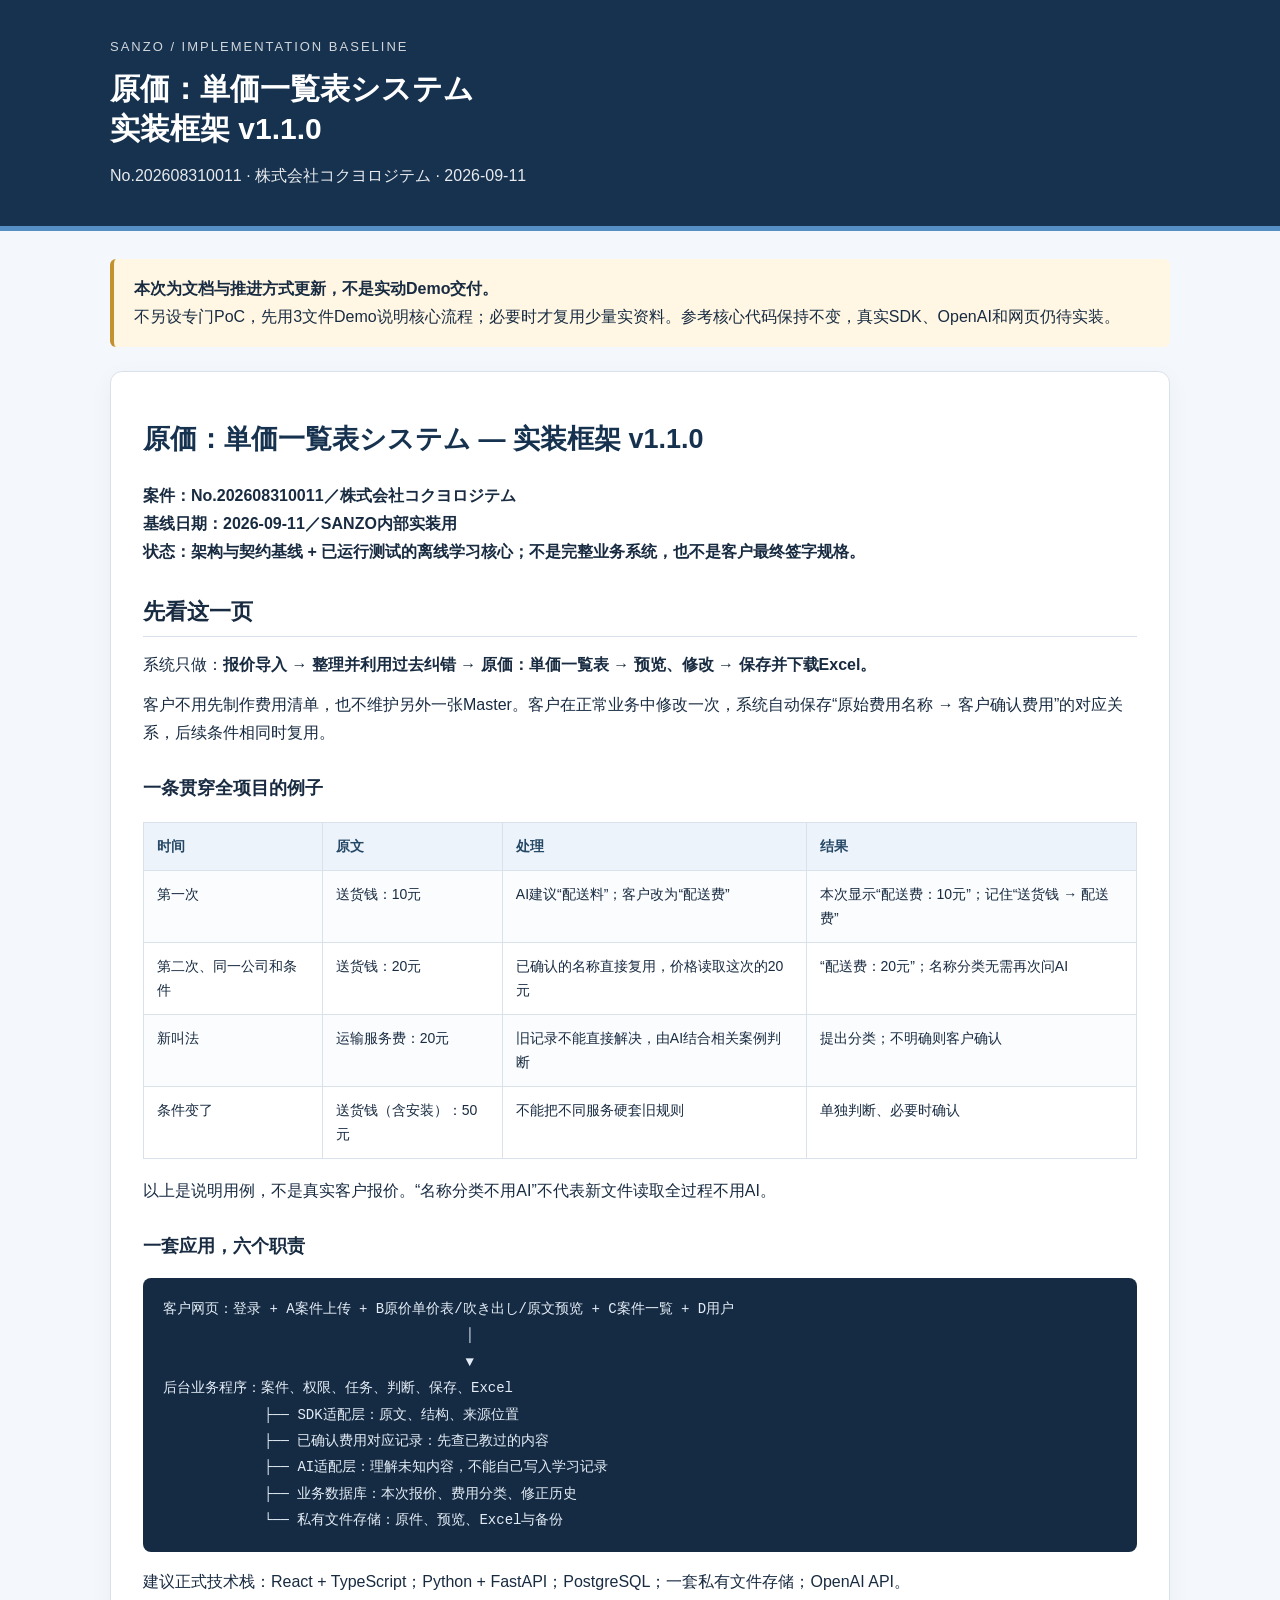
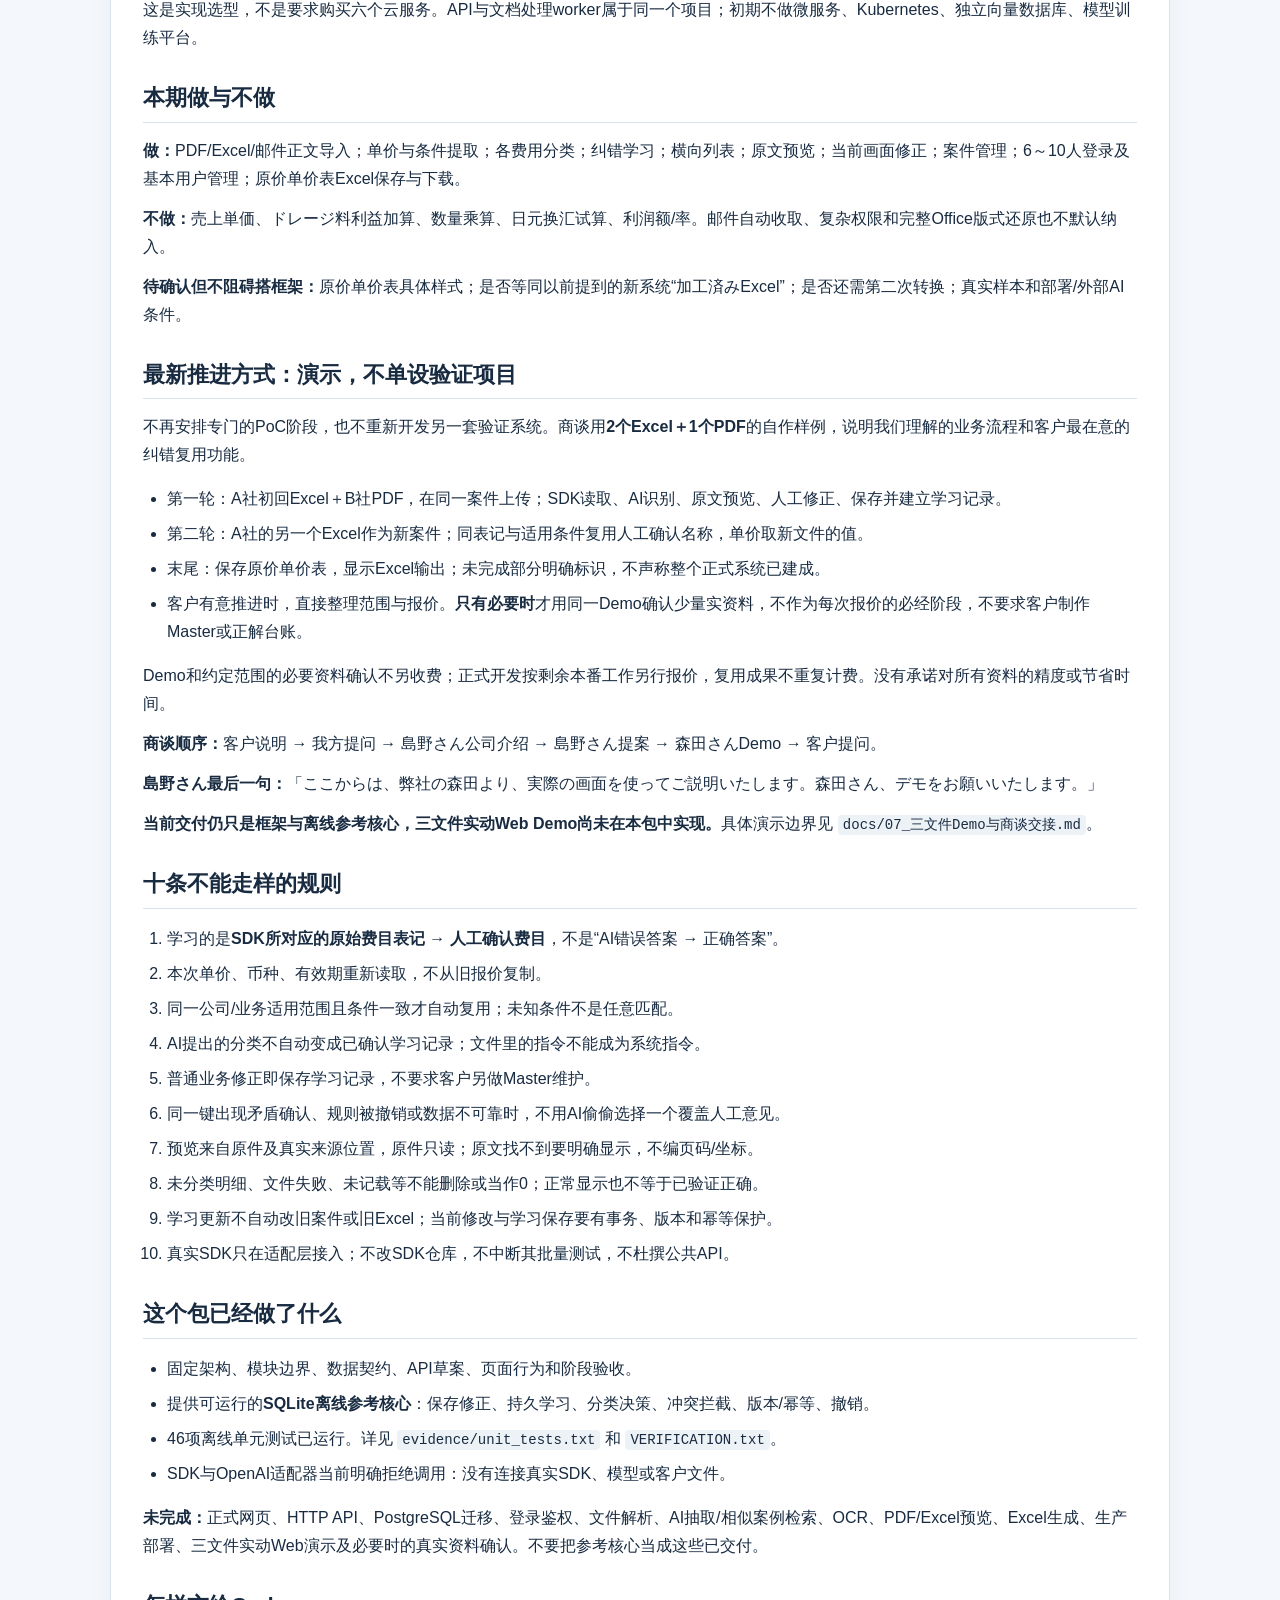
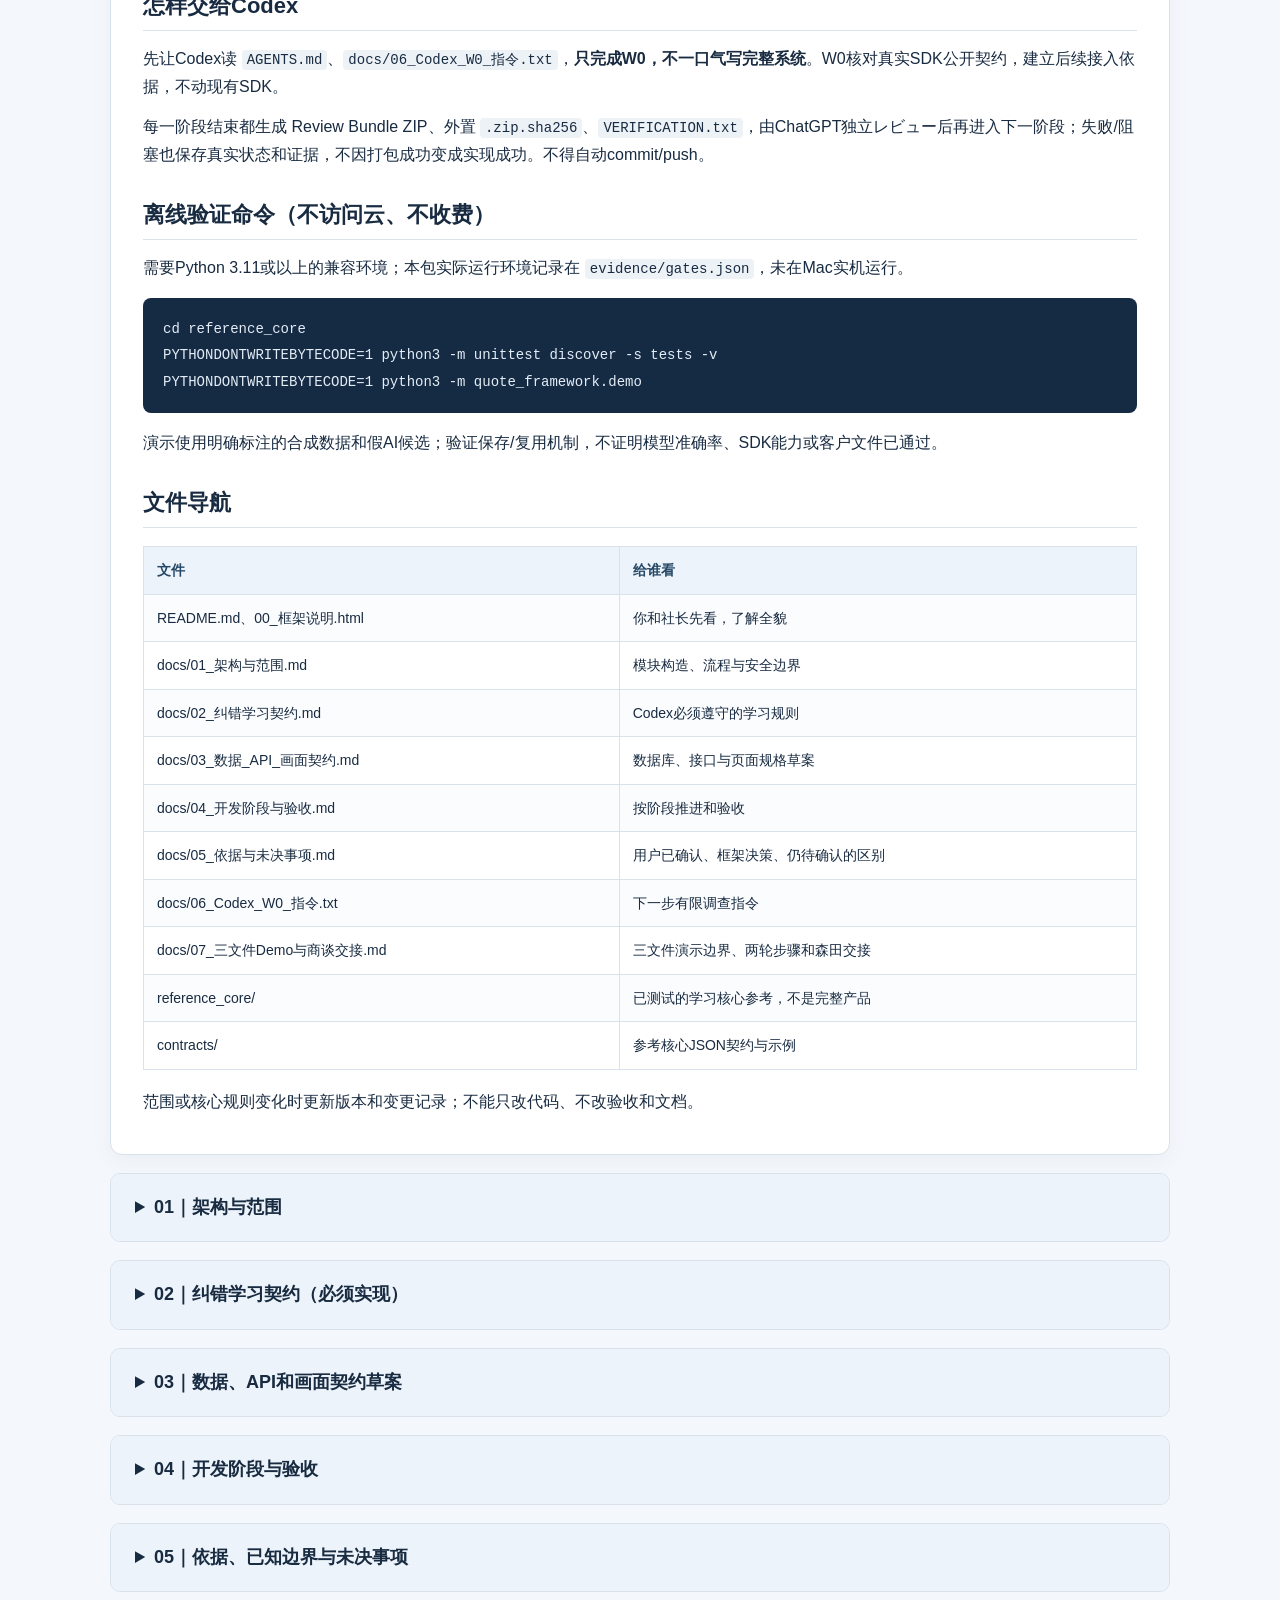
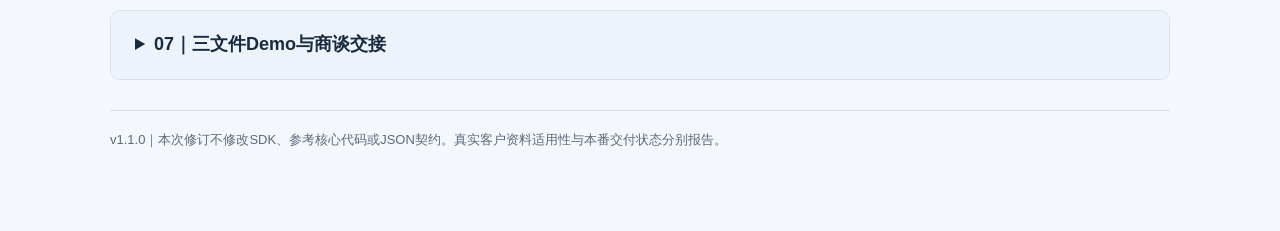
<file: sanzo_cost_table_framework_v1_1_0/00_框架说明.html>
<!doctype html><html lang="zh-CN"><head><meta charset="utf-8"><meta name="viewport" content="width=device-width, initial-scale=1"><title>SANZO｜原价单价表框架 v1.1.0</title><style>
:root{--ink:#182b41;--muted:#5b6b7c;--blue:#1f5591;--line:#d9e2eb;--paper:#ffffff;--back:#f4f7fb;--soft:#edf3fa}
*{box-sizing:border-box}body{margin:0;background:var(--back);color:var(--ink);font-family:-apple-system,BlinkMacSystemFont,"Segoe UI","Noto Sans CJK SC","Noto Sans CJK JP","Microsoft YaHei",sans-serif;font-size:16px;line-height:1.75}
header{background:#16324f;color:#fff;padding:36px max(24px,calc((100vw - 1060px)/2));border-bottom:5px solid #558fc4}header .eyebrow{font-size:13px;letter-spacing:2px;opacity:.8}header h1{font-size:30px;line-height:1.35;margin:10px 0 12px;color:#fff}header p{margin:0;opacity:.9}main{max-width:1100px;margin:28px auto;padding:0 20px 52px}.notice{background:#fff7e4;border-left:4px solid #c29231;padding:16px 20px;border-radius:6px;margin-bottom:24px}.sheet{background:var(--paper);padding:26px 32px;border:1px solid var(--line);border-radius:12px;box-shadow:0 6px 24px #1a31420b}h1{font-size:27px;line-height:1.45;color:#16324f}h2{font-size:22px;line-height:1.45;margin:30px 0 14px;padding-bottom:8px;border-bottom:1px solid var(--line)}h3{font-size:18px;margin:26px 0 10px}p{margin:12px 0}strong{font-weight:650}a{color:var(--blue);overflow-wrap:anywhere}code{font-family:"SFMono-Regular",Consolas,monospace;background:#edf2f7;border-radius:4px;padding:2px 5px;font-size:14px}pre{background:#152b43;color:#e4edf7;padding:18px 20px;border-radius:8px;overflow-x:auto;line-height:1.65;white-space:pre}pre code{background:transparent;color:inherit;padding:0}table{border-collapse:collapse;width:100%;margin:18px 0;font-size:14px;table-layout:auto}th{background:var(--soft);color:#254866;font-weight:650;text-align:left}td,th{border:1px solid var(--line);padding:11px 13px;vertical-align:top;overflow-wrap:anywhere}tr:nth-child(even) td{background:#fbfcfe}ul,ol{padding-left:24px}li{margin:7px 0}details{background:#fff;border:1px solid var(--line);border-radius:10px;margin:18px 0;overflow:hidden}summary{padding:18px 24px;cursor:pointer;background:#edf3fa;font-weight:650;font-size:18px}.detail-body{padding:18px 32px 30px}.section-label{font-size:14px;letter-spacing:1px;color:var(--muted);margin-top:34px}footer{color:var(--muted);font-size:13px;border-top:1px solid var(--line);margin-top:30px;padding-top:18px}@media(max-width:720px){header{padding:24px}header h1{font-size:25px}.sheet,.detail-body{padding:18px}table{font-size:12px}td,th{padding:8px}main{padding:0 10px}}
@media print{body{background:white}header{padding:20px;background:white;color:#16324f}header h1{color:#16324f}.sheet,details{box-shadow:none;border:none}details:not([open]) .detail-body{display:block}summary{break-after:avoid}h2,h3{break-after:avoid}tr,pre{break-inside:avoid}}
</style></head><body><header><div class="eyebrow">SANZO / IMPLEMENTATION BASELINE</div><h1>原価：単価一覧表システム<br>实装框架 v1.1.0</h1><p>No.202608310011 · 株式会社コクヨロジテム · 2026-09-11</p></header><main><div class="notice"><strong>本次为文档与推进方式更新，不是实动Demo交付。</strong><br>不另设专门PoC，先用3文件Demo说明核心流程；必要时才复用少量实资料。参考核心代码保持不变，真实SDK、OpenAI和网页仍待实装。</div><section class="sheet"><h1>原価：単価一覧表システム — 实装框架 v1.1.0</h1>
<p><strong>案件：No.202608310011／株式会社コクヨロジテム</strong>  <br><strong>基线日期：2026-09-11／SANZO内部实装用</strong>  <br><strong>状态：架构与契约基线 + 已运行测试的离线学习核心；不是完整业务系统，也不是客户最终签字规格。</strong></p>
<h2>先看这一页</h2>
<p>系统只做：<strong>报价导入 → 整理并利用过去纠错 → 原価：単価一覧表 → 预览、修改 → 保存并下载Excel。</strong></p>
<p>客户不用先制作费用清单，也不维护另外一张Master。客户在正常业务中修改一次，系统自动保存“原始费用名称 → 客户确认费用”的对应关系，后续条件相同时复用。</p>
<h3>一条贯穿全项目的例子</h3>
<table>
<tr><th>时间</th><th>原文</th><th>处理</th><th>结果</th></tr>
<tr><td>第一次</td><td>送货钱：10元</td><td>AI建议“配送料”；客户改为“配送费”</td><td>本次显示“配送费：10元”；记住“送货钱 → 配送费”</td></tr>
<tr><td>第二次、同一公司和条件</td><td>送货钱：20元</td><td>已确认的名称直接复用，价格读取这次的20元</td><td>“配送费：20元”；名称分类无需再次问AI</td></tr>
<tr><td>新叫法</td><td>运输服务费：20元</td><td>旧记录不能直接解决，由AI结合相关案例判断</td><td>提出分类；不明确则客户确认</td></tr>
<tr><td>条件变了</td><td>送货钱（含安装）：50元</td><td>不能把不同服务硬套旧规则</td><td>单独判断、必要时确认</td></tr>
</table>
<p>以上是说明用例，不是真实客户报价。“名称分类不用AI”不代表新文件读取全过程不用AI。</p>
<h3>一套应用，六个职责</h3>
<pre><code>客户网页：登录 + A案件上传 + B原价单价表/吹き出し/原文预览 + C案件一覧 + D用户
                                    │
                                    ▼
后台业务程序：案件、权限、任务、判断、保存、Excel
            ├── SDK适配层：原文、结构、来源位置
            ├── 已确认费用对应记录：先查已教过的内容
            ├── AI适配层：理解未知内容，不能自己写入学习记录
            ├── 业务数据库：本次报价、费用分类、修正历史
            └── 私有文件存储：原件、预览、Excel与备份</code></pre>
<p>建议正式技术栈：React + TypeScript；Python + FastAPI；PostgreSQL；一套私有文件存储；OpenAI API。<br>这是实现选型，不是要求购买六个云服务。API与文档处理worker属于同一个项目；初期不做微服务、Kubernetes、独立向量数据库、模型训练平台。</p>
<h2>本期做与不做</h2>
<p><strong>做：</strong>PDF/Excel/邮件正文导入；单价与条件提取；各费用分类；纠错学习；横向列表；原文预览；当前画面修正；案件管理；6～10人登录及基本用户管理；原价单价表Excel保存与下载。</p>
<p><strong>不做：</strong>売上単価、ドレージ料利益加算、数量乘算、日元换汇试算、利润额/率。邮件自动收取、复杂权限和完整Office版式还原也不默认纳入。</p>
<p><strong>待确认但不阻碍搭框架：</strong>原价单价表具体样式；是否等同以前提到的新系统“加工済みExcel”；是否还需第二次转换；真实样本和部署/外部AI条件。</p>
<h2>最新推进方式：演示，不单设验证项目</h2>
<p>不再安排专门的PoC阶段，也不重新开发另一套验证系统。商谈用<strong>2个Excel＋1个PDF</strong>的自作样例，说明我们理解的业务流程和客户最在意的纠错复用功能。</p>
<ul>
<li>第一轮：A社初回Excel＋B社PDF，在同一案件上传；SDK读取、AI识别、原文预览、人工修正、保存并建立学习记录。</li>
<li>第二轮：A社的另一个Excel作为新案件；同表记与适用条件复用人工确认名称，单价取新文件的值。</li>
<li>末尾：保存原价单价表，显示Excel输出；未完成部分明确标识，不声称整个正式系统已建成。</li>
<li>客户有意推进时，直接整理范围与报价。<strong>只有必要时</strong>才用同一Demo确认少量实资料，不作为每次报价的必经阶段，不要求客户制作Master或正解台账。</li>
</ul>
<p>Demo和约定范围的必要资料确认不另收费；正式开发按剩余本番工作另行报价，复用成果不重复计费。没有承诺对所有资料的精度或节省时间。</p>
<p><strong>商谈顺序：</strong>客户说明 → 我方提问 → 島野さん公司介绍 → 島野さん提案 → 森田さんDemo → 客户提问。</p>
<p><strong>島野さん最后一句：</strong>「ここからは、弊社の森田より、実際の画面を使ってご説明いたします。森田さん、デモをお願いいたします。」</p>
<p><strong>当前交付仍只是框架与离线参考核心，三文件实动Web Demo尚未在本包中实现。</strong>具体演示边界见 <code>docs/07_三文件Demo与商谈交接.md</code>。</p>
<h2>十条不能走样的规则</h2>
<ol>
<li>学习的是<strong>SDK所对应的原始费目表记 → 人工确认费目</strong>，不是“AI错误答案 → 正确答案”。</li>
<li>本次单价、币种、有效期重新读取，不从旧报价复制。</li>
<li>同一公司/业务适用范围且条件一致才自动复用；未知条件不是任意匹配。</li>
<li>AI提出的分类不自动变成已确认学习记录；文件里的指令不能成为系统指令。</li>
<li>普通业务修正即保存学习记录，不要求客户另做Master维护。</li>
<li>同一键出现矛盾确认、规则被撤销或数据不可靠时，不用AI偷偷选择一个覆盖人工意见。</li>
<li>预览来自原件及真实来源位置，原件只读；原文找不到要明确显示，不编页码/坐标。</li>
<li>未分类明细、文件失败、未记载等不能删除或当作0；正常显示也不等于已验证正确。</li>
<li>学习更新不自动改旧案件或旧Excel；当前修改与学习保存要有事务、版本和幂等保护。</li>
<li>真实SDK只在适配层接入；不改SDK仓库，不中断其批量测试，不杜撰公共API。</li>
</ol>
<h2>这个包已经做了什么</h2>
<ul>
<li>固定架构、模块边界、数据契约、API草案、页面行为和阶段验收。</li>
<li>提供可运行的<strong>SQLite离线参考核心</strong>：保存修正、持久学习、分类决策、冲突拦截、版本/幂等、撤销。</li>
<li>46项离线单元测试已运行。详见 <code>evidence/unit_tests.txt</code> 和 <code>VERIFICATION.txt</code>。</li>
<li>SDK与OpenAI适配器当前明确拒绝调用：没有连接真实SDK、模型或客户文件。</li>
</ul>
<p><strong>未完成：</strong>正式网页、HTTP API、PostgreSQL迁移、登录鉴权、文件解析、AI抽取/相似案例检索、OCR、PDF/Excel预览、Excel生成、生产部署、三文件实动Web演示及必要时的真实资料确认。不要把参考核心当成这些已交付。</p>
<h2>怎样交给Codex</h2>
<p>先让Codex读 <code>AGENTS.md</code>、<code>docs/06_Codex_W0_指令.txt</code>，<strong>只完成W0，不一口气写完整系统</strong>。W0核对真实SDK公开契约，建立后续接入依据，不动现有SDK。</p>
<p>每一阶段结束都生成 Review Bundle ZIP、外置 <code>.zip.sha256</code>、<code>VERIFICATION.txt</code>，由ChatGPT独立レビュー后再进入下一阶段；失败/阻塞也保存真实状态和证据，不因打包成功变成实现成功。不得自动commit/push。</p>
<h2>离线验证命令（不访问云、不收费）</h2>
<p>需要Python 3.11或以上的兼容环境；本包实际运行环境记录在 <code>evidence/gates.json</code>，未在Mac实机运行。</p>
<pre><code>cd reference_core
PYTHONDONTWRITEBYTECODE=1 python3 -m unittest discover -s tests -v
PYTHONDONTWRITEBYTECODE=1 python3 -m quote_framework.demo</code></pre>
<p>演示使用明确标注的合成数据和假AI候选；验证保存/复用机制，不证明模型准确率、SDK能力或客户文件已通过。</p>
<h2>文件导航</h2>
<table>
<tr><th>文件</th><th>给谁看</th></tr>
<tr><td>README.md、00_框架说明.html</td><td>你和社长先看，了解全貌</td></tr>
<tr><td>docs/01_架构与范围.md</td><td>模块构造、流程与安全边界</td></tr>
<tr><td>docs/02_纠错学习契约.md</td><td>Codex必须遵守的学习规则</td></tr>
<tr><td>docs/03_数据_API_画面契约.md</td><td>数据库、接口与页面规格草案</td></tr>
<tr><td>docs/04_开发阶段与验收.md</td><td>按阶段推进和验收</td></tr>
<tr><td>docs/05_依据与未决事项.md</td><td>用户已确认、框架决策、仍待确认的区别</td></tr>
<tr><td>docs/06_Codex_W0_指令.txt</td><td>下一步有限调查指令</td></tr>
<tr><td>docs/07_三文件Demo与商谈交接.md</td><td>三文件演示边界、两轮步骤和森田交接</td></tr>
<tr><td>reference_core/</td><td>已测试的学习核心参考，不是完整产品</td></tr>
<tr><td>contracts/</td><td>参考核心JSON契约与示例</td></tr>
</table>
<p>范围或核心规则变化时更新版本和变更记录；不能只改代码、不改验收和文档。</p></section><details><summary>01｜架构与范围</summary><div class="detail-body"><h1>01｜架构与范围</h1>
<p>版本：1.0.0。业务范围来自本次对话中的客户补充；技术选型和下述运行策略是本框架的实现决策，尚不是客户签字规格。</p>
<h2>1. 产品定位</h2>
<p>「海外物流見積の取込・修正学習による原価単価一覧表作成支援」。本期输出成本单价，不计算卖价、利润和数量金额。20/40尺、币种、计费单位等属于单价条件，必须保存；保存条件不等于本期要做换算试算。</p>
<p>“客户不维护费用清单”是强制业务边界；不代表内部不能有费用类别ID和已确认对应关系。第一份资料由系统提出分类；人工只在日常单价表中纠错或确认。不得让客户提供全量费用清单作为开始使用的条件。</p>
<h2>2. 构造：模块化单体，不是分布式微服务</h2>
<p>正式项目暂定目录名 <code>sanzo-cost-table</code>，与私有 <code>document-processing-sdk</code> 并列且独立。SDK通过固定版本依赖和Adapter调用，默认不使用指向可变工作树的editable安装。</p>
<pre><code>sanzo-cost-table/                 # 后续W1创建的正式项目，当前包不是已部署项目
  apps/
    web/src/
      pages/                     # login, case-create, cost-table, cases, users
      features/review-popover/   # 原地编辑、冲突提示、未保存状态
      features/source-preview/   # 只读原件预览，不显示AI重排结果冒充原文
      api/                       # 由类型契约生成/校验请求响应
    api/app/
      identity/                  # 认证后的Actor、租户/案件权限
      cases/                     # 案件与文件归属
      documents/                 # 原件、校验、SDK适配与source blocks
      extraction/                # 费用行/金额/条件抽取和完整性检查
      classification/            # 已确认记录查询、未知AI候选
      learning/                  # 事务保存、适用范围、冲突、撤销
      review/                    # 人工修正与最终确认
      exports/                   # 原价单价表快照与Excel输出
      jobs/                      # 文档任务、租约、幂等、重试、失败状态
      integrations/              # SDK/OpenAI/storage/identity的边界
      common/                    # 明确通用类型；不做万能utils大仓库
  migrations/                    # PostgreSQL，版本控制
  contracts/                     # 公共DTO、来源与错误契约
  tests/                         # unit, contract, integration, e2e, security
  docs/                          # 本基线、ADR、样本范围与验收记录
  evidence/                      # 仅脱敏证据；真实文件在受控外部目录</code></pre>
<p>API与worker由同一代码库、同一锁定依赖构建，分别作为进程运行；API受理请求并快速返回任务ID，worker处理耗时文档。前端轮询任务状态即可，初期不必WebSocket。正式运行需要TLS、私有存储、数据库、备份，平台按客户条件决定。</p>
<p>FastAPI可以按模块组织路由，不要求一个功能一套服务；模块划分是本方案设计。[T1]</p>
<h2>3. 六层职责</h2>
<table>
<tr><th>层</th><th>可以做</th><th>不可以做</th></tr>
<tr><td>SDK Adapter</td><td>受控读取、保留字词/表格/页/单元格/来源；统一项目内部DTO</td><td>杜撰SDK接口；自动允许外部OCR；侵入SDK仓库</td></tr>
<tr><td>Extraction</td><td>将原文块转为本次报价明细；金额和上下文关联</td><td>从旧报价补本次金额；无法读到时随意推测</td></tr>
<tr><td>Learning Resolver</td><td>确认记录先行、精确上下文匹配、冲突/撤销拦截</td><td>按AI输出别名查；模糊相似直接视为人工确认</td></tr>
<tr><td>AI Gateway</td><td>必要字段抽取、未知费目建议；最小必要上下文</td><td>永久自学承诺；任意代码/SQL/工具调用；自行写入已确认记录</td></tr>
<tr><td>Review Service</td><td>保存当前修改与学习事件；版本、权限、幂等</td><td>直接更改原件；自动覆盖他人的更新；静默吞掉学习失败</td></tr>
<tr><td>Export Service</td><td>从确认后的结构化数据生成一致的Excel</td><td>让AI任意排表；无规则算利润/汇率；未经验证称新系统取込成功</td></tr>
</table>
<h2>4. 数据流</h2>
<h3>4.1 接收与读取</h3>
<p>先鉴权、校验上传范围，再私有保存原件并计算内容哈希。文件归属于案件，但一个文件可以有多个报价方案，一个方案也可以来自多个附件；不强制一文件一公司一报价。</p>
<p>SDK读取被置于有限资源worker。记录document_id、原件SHA、SDK版本、解析配置、真实source block ID和原始定位。上传与解析失败必须可见。旧版.xls、.xlsm、带密码或扫描PDF是否支持由真实契约/样本决定，不通过扩展名列表制造已支持的假象；初期输入保留PDF、Excel、邮件正文能力目标，具体条件登记。</p>
<h3>4.2 结构化与完整性</h3>
<p>已有经过验证的表结构和字段映射可以本地提取。不能可靠确定行、金额、单位关系时调用AI抽取；AI只引用已提供的block IDs，服务器核验block存在且归属一致。AI不得凭空产生页码、坐标和单元格。</p>
<p>每个候选明细区块必须有“纳入明细／非费用且说明理由／未解析”的处置。此清单仅证明已发现候选块均有处置，不能证明解析器发现了原文件每一行；内部功能测试及必要的样本确认还需独立与原件核对漏行。空结果不自动视为成功；除非证据能说明原资料确实无费用。</p>
<h3>4.3 分类</h3>
<p>从本次已结构化数据取得<strong>原始费目名</strong>，查询已确认映射。精确命中且无冲突时，分类由程序直接决定。没有可靠记录则由AI参考同租户允许的相关确认案例和已有费目概念提建议。条件未解析的，先回到读取/条件确认，不能用分类AI掩盖条件缺失。</p>
<p>AI抽取调用和AI分类调用分别计数。一个已知费目的分类命中，不意味着这份文件的结构提取没有调用AI；UI和报告不得将分类命中率换算成“整个系统无需AI”。</p>
<h3>4.4 单价表与纠错</h3>
<p>展示层由报价明细生成，不保存另一套互相脱节的AI表格。客户改名称时关联稳定的fee_id；改条件时只改本次条件，是否生成对应关系需重新校验，不能扩大适用范围。改金额只修改当前报价，不能训练固定价格。</p>
<p>所有字段都可以经合适权限进入纠错，不只是黄色项目。缺失明细可以人工新增，必须标“人工追加”并指向原件依据；不能因原文标签尚未确定就自动创建已确认别名。删除采用排除+理由和历史，不物理丢掉源证据。</p>
<h3>4.5 保存与输出</h3>
<p>行保存后立即刷新该行和表格版本，同时返回学习效果。生成Excel从特定case_revision建立快照，异步导出只读这个快照；当前页面随后修改不改变旧文件。不存在默认的“再加工”第二步骤。新系统取込转换仅为待确认边界，不算已删除的客户需求也不算已承诺开发。</p>
<h2>5. AI与云使用策略</h2>
<p>本框架不锁定模型名或OpenAI客户端版本。W0/W2查验真实兼容性后固定具体版本、模型配置、prompt_version、schema_version。普通API不会替应用自动管理客户的持久纠错关系；它们放在自己的数据库中。相关确认案例可作为prompt上下文，属于应用层的记录利用，不等同于模型权重更新。[T2]</p>
<p>计划使用结构化返回，服务器再次校验schema、枚举、来源ID、金额、状态。结构化输出仍可能有内容错误；拒绝、超时、输出截断、无关输入、校验失败分别记录，不转为成功空表。[T3]</p>
<p>实时业务不授予模型网络搜索、代码执行、外部连接器或数据库写权限。客户文件、邮件正文、历史案例都是不可信数据，不得提升为系统指令。发送上下文时保留对费用理解必需的条件，但不发送无关账户、其他租户信息或全部历史报价。</p>
<p>默认 <code>ALLOW_EXTERNAL_AI=false</code>，取得资料使用许可和环境设置后显式启用。SDK内可能存在的云OCR也必须单独允许；不可在本地失败时静默外传。OpenAI数据使用与保留条件按实际接口/模型/账号确认；<code>store=false</code>不等于无任何日志或绝对零保留。[T4]</p>
<h2>6. 安全与运行底线</h2>
<p>上传按白名单、MIME/文件签名/结构组合检查；随机对象键；不信用户文件名作为路径；上传、解析解压大小/条目/页数/时间均有限额。宏、外链、嵌入程序不执行；Excel公式缓存缺失不伪造计算结果，保留原公式和缺失状态。文件安全检验与业务SDK解析不是互相替代。[T5]</p>
<p>原件、预览、下载、学习查询、批量API都按服务端Actor的租户/案件权限检查；用户不能靠传tenant_id切换范围。对已导入HTML邮件去活性内容，不加载远程图片；PDF预览限制主动内容和外链；日志不存API密钥、整份报价或完整模型prompt。</p>
<p>基线建议管理员/一般用户两角色、同一客户工作区共享案件，具体可见范围由客户安全要求确认。先采用成熟认证组件/服务，不自制密码算法。若password方案成立，需安全哈希、会话失效、CSRF防护、安全cookie、频率限制和恢复流程；若指定SSO则仅替换认证Adapter。认证之前不暴露业务API。</p>
<p>后台任务持久化在PostgreSQL，使用短事务领取任务、租约/fencing token/心跳/重试上限。<code>FOR UPDATE SKIP LOCKED</code>可以用于队列争用，但不能代替事务一致性或在整个AI调用期间持有数据库锁。[T6]</p>
<p>重试采取“至少一次执行、幂等提交”模型，不承诺外部AI绝不重复收费。任务失联重取、AI失败、DB提交失败、用户已改数据等均单独处理。文件/案件内容hash不能跨租户公开查重。备份含原件、数据库、学习关系及加密/访问配置；正式上线需实际恢复演练，RPO/RTO与保留期还待客户确认。</p>
<h2>7. 与现有SDK的隔离</h2>
<p>真实SDK没有在本框架包内安装或核验。<code>DocumentReadPort</code>是本项目自有接口，不是私有SDK公共方法名。W0生成能力映射：PDF文本/页码/渲染、Excel原单元格/原始值/缓存/范围、来源坐标、显式OCR开关、错误与资源上限。</p>
<p>如果SDK缺字段，记录明确的Adapter能力缺口；不以猜测补来源，不偷偷改SDK或第三方模块。最新附件是有限代表的证据预览，不是100K验收，也不证明本项目接入已经通过。该证据边界见 <code>05_依据与未决事项.md</code>。[U4]</p></div></details><details><summary>02｜纠错学习契约（必须实现）</summary><div class="detail-body"><h1>02｜纠错学习契约（必须实现）</h1>
<p>版本：learning-contract-v1。此文件与验收测试同时变更；不能通过替换prompt绕开这些规则。</p>
<h2>1. 精确记住什么</h2>
<pre><code>原件费目表记：送货钱
AI曾建议：配送料
人工确认：配送费

建立：原件费目表记“送货钱” + 适用上下文 → fee_id(配送费)
禁止仅建立：“配送料” → “配送费”</code></pre>
<p>原表记由source block关联的本次抽取得到；必须把原件表记、AI建议、人工结果分开保存。若原文标签本身是OCR误读或费目/金额边界不明，先修正读取证据；不能把未核对的文本当可信键。</p>
<h2>2. 名称、金额、条件分别处理</h2>
<p><strong>可复用的内容：</strong>费用对应关系、稳定fee_id、适用范围、证据与版本。</p>
<p><strong>不得复用为本次事实：</strong>旧单价、旧币种、报价日期/有效期、旧文件位置、旧数量、旧报价是否包含某项。</p>
<p>单价从10改成20不改变名称匹配键。币种变化时分类可以复用，但本次币种必须独立读取并验证，也不得跨币种计算合计。条件中“含安装”与“不含安装”、20尺与40尺、起运地与目的地收费、每票与每柜不能被忽略。</p>
<h3>v1精确键</h3>
<pre><code>(tenant_id,
 verified_forwarder_id,
 normalize_v1(original_fee_label),
 context_policy_version,
 confirmed_applicability_signature,
 normalization_version)</code></pre>
<p>适用签名v1包含：transport_mode、equipment、billing_unit、charge_scope、extra_terms。UNKNOWN和NOT_APPLICABLE明确分开；UNKNOWN不作通配。原文出现但不能建模的附加条件放入extra_terms，不能删掉。需用独立来源/校验状态确认签名不是模型任意猜测。</p>
<p>初期严格按公司范围确认，不自动把一家公司规则推广到所有公司。同租户其他用户/新案件可复用；其他公司未确认的相似写法由AI提供建议。在真实样本证明可安全泛化后，才版本化增加tenant-wide规则；不要求客户维护该结构。</p>
<p>normalize_v1只做Unicode NFC和空白规范化，保留数字、斜杠、引号、大小写等。任何进一步归一化均需测试和新版本，不在上线后静默重写旧键。键不包含单价/币种/案件ID/文件ID。上下文安全门是内部结果，不能接受客户端提交<code>ready=true</code>作为可信依据。</p>
<h2>3. 查询决策表</h2>
<table>
<tr><th>输入状态</th><th>分类动作</th><th>是否给AI分类</th><th>当前表状态</th></tr>
<tr><td>SDK/抽取未可靠分清名称和金额、来源缺失</td><td>先补读取或人工核对</td><td>分类暂不执行；读取可单独调用AI</td><td>読取要確認</td></tr>
<tr><td>条件不完整/未验证</td><td>完成条件抽取或核对</td><td>不允许以分类命中跳过缺失条件</td><td>条件要確認</td></tr>
<tr><td>相同键、ACTIVE且只有一个有效目标</td><td>直接用该fee_id</td><td>不调用分类AI</td><td>過去の修正結果を適用</td></tr>
<tr><td>没有相同键、只有相似历史</td><td>将有限相关记录作为AI参考</td><td>可以，但须许可/额度</td><td>AI判定或要確認</td></tr>
<tr><td>无记录且无费目清单</td><td>AI提出初始分类/新费目概念</td><td>可以</td><td>未经人工确认仍是建议</td></tr>
<tr><td>同键人工结果矛盾</td><td>暂停自动复用</td><td>不让AI私自解决人工冲突</td><td>確認内容の相違</td></tr>
<tr><td>同键已撤销</td><td>不回退到旧ACTIVE事件</td><td>不自动复活</td><td>要確認</td></tr>
<tr><td>AI不可用/失败/被拒绝/输出不合法</td><td>保留原明细、提示原因</td><td>无效调用不作成功</td><td>要確認或処理失敗</td></tr>
</table>
<p>“相同键命中”仅确定分类，不替代金额、明细完整性、文件处理和最终确认。禁止把MEMORY_APPLIED等同于整份文件PASS。</p>
<h2>4. 保存修正的原子操作</h2>
<ol>
<li>根据已认证Actor取得租户和案件编辑权限，不信请求中的原件名称或tenant_id。</li>
<li>检查Idempotency-Key及请求hash；相同key同payload返回原结果，不重复学；同key不同payload返回409。</li>
<li>检查expected_item_version和必要的expected_case_revision，防止覆盖别人或worker已经产生的变化。</li>
<li>从服务端原始Observation取原表记、source、公司与条件，不能用AI建议字段作为原文键。</li>
<li>选择已有fee_id或新建概念。客户输入新名称时由服务端处理；同显示名存在时让其选择已有费目，不凭名称自动合并语义。</li>
<li>检查当前学习键版本expected_memory_version。同一键被他人修改过则409并保留前端输入。</li>
<li>同一事务更新当前行、行/表版本、correction_event以及learning_version/slot和幂等结果。PostgreSQL并发行为要集成测试，不以SQLite测试替代。[T7]</li>
<li>返回最新行、费用分组、表版本和学习状态。前端刷新表格，但保留未保存的其他输入；关闭预览不丢输入。</li>
</ol>
<p>金额-only修正不建立费用名称规则。点击整张表“最终确认”不代表逐条人工审核了每个AI候选，不自动把所有AI输出晋升为已确认映射。费用字段经人工修正/逐项明确确认后才学习；这不增加Master维护流程。</p>
<p>如果资料来源或条件不足，当前修正仍可保存为人工修正，但自动复用状态为<code>NOT_ELIGIBLE</code>，界面明确提示“本次已保存，自动复用尚需确认”，不得显示已学习成功。</p>
<h2>5. 冲突与纠正错误记忆</h2>
<p>同键出现不同费用目标时，不采用“最后一次写入必然正确”，先记为CONFLICTED。新案件遇到它需要确认，已有已保存案件不自动变化。</p>
<p>在原吹き出し提供“已有不同确认，是否以本次核对结果更新后续识别”的明确提示；只有用户针对该冲突确认，并携带最新memory_version，才能生成替代版本。该动作仍发生在正常业务纠错画面，不引入客户日常Master维护。</p>
<p>撤销是新增版本/事件，不删除历史。撤销后的匹配不能回退找到更早一条ACTIVE。修复规则后，旧案件如需重新整理要显式重算，且先展示与已确认数据的差异，禁止自动覆盖。</p>
<h2>6. 费用概念与比较分组</h2>
<p><code>fee_id</code>稳定，<code>display_name</code>是显示名；显示名不能成为唯一业务事实。基本比较键是fee_id + 已验证的适用条件，而非只看中文/日文名称。20尺和40尺可以同一fee_id但不同条件行；“配送及安装套餐”不得直接合并进配送费。</p>
<p>客户可以在吹き出し中选择已有费目实现本次行归类。系统识别出重复概念时给出同画面合并建议，不能自动把历史概念全局合并。全局概念合并属于有版本和审计的操作，当前参考核心不实现；上线前至少保证选择已有费目和本次行重归类可用。</p>
<p>单价表同一公司/条件出现多条费用不能静默覆盖，也不能不经规则相加。保留quote_offer、明细ID和必要的子行/明细展开，后续按客户表样确认显示。</p>
<h2>7. AI部分的边界</h2>
<p>至少区分两个调用原因：<code>EXTRACTION</code>和<code>CLASSIFICATION</code>。学习命中优化后一类；不可承诺所有已学习文件都零调用。</p>
<p>提取prompt只返回字段值和允许引用的source IDs；分类prompt只返回候选fee_id/新名称、理由、未决条件，不能改本次金额。参考代码的ClassificationPort刻意不提供金额写入接口。</p>
<p>只检索同租户、权限允许、未撤销未冲突的相关案例；不把整个历史库塞入prompt。v1用普通索引/词法相似检索即可，检索结果只作候选。首期不承诺embedding或fine-tuning；增加时走ADR，不可改变精确人工规则优先级。</p>
<p>Structured Outputs约束结构而非正确性；类别ID不在当前允许集合、source IDs越权、返回截断均拒绝或降级为人工确认。[T3]</p>
<h2>8. 离线参考核心与正式实现的差别</h2>
<p><code>reference_core</code>实际实现：持久保存精确键、事务纠错、乐观版本、幂等、原文→人工结果、金额保留、scope隔离、冲突和撤销拦截。</p>
<p>它用SQLite，不包含真实认证、source可靠性计算、原件解析、货币/单位业务词典、AI检索/调用、PostgreSQL并发、UI或Excel。Context.ready与Actor由测试可信注入，仅用于核心机制验证；生产不能由客户端填写。reference <code>classify</code>用于新一轮分类决策，旧表显示应读取当前保存数据，不能每次render重算覆盖人工结果。</p>
<p>参考核心的撤销方法是内部调用，无生产HTTP路由；将来路由必须补齐幂等和案件授权。新概念显示名在参考库内采用唯一约束，不能把这条技术简化解释成真实业务永远没有同名不同费目；正式模型以fee_id和条件为准。</p></div></details><details><summary>03｜数据、API和画面契约草案</summary><div class="detail-body"><h1>03｜数据、API和画面契约草案</h1>
<p>这些是本项目自有契约，不是已实现的HTTP接口，不是document_sdk公共API。精确的SDK映射须先完成W0。</p>
<h2>1. 分开存三类核心数据</h2>
<table>
<tr><th>数据</th><th>示例</th><th>不变规则</th></tr>
<tr><td>原始证据</td><td>原PDF/Excel/邮件、SHA、页/单元格/source block</td><td>原件不改，来源只能真实关联</td></tr>
<tr><td>本次报价</td><td>本次单价20、币种、费用条件、人工修正</td><td>新文件重新读，旧金额不套用</td></tr>
<tr><td>识别知识</td><td>送货钱→配送费，适用范围和确认事件</td><td>不放旧价格；可撤销、可追溯</td></tr>
</table>
<h2>2. 正式数据库的逻辑实体</h2>
<table>
<tr><th>实体</th><th>主要字段／关系</th><th>关键约束</th></tr>
<tr><td>workspaces / users / memberships</td><td>tenant、用户ID、identity subject、角色、状态</td><td>Actor由认证导出；用户停用使后续请求失效</td></tr>
<tr><td>cases</td><td>tenant、case_id、名称、case_revision、状态、创建/更新时间</td><td>每次影响结果的变更推进版本</td></tr>
<tr><td>documents</td><td>tenant、document_id、object_key、sha256、原文件名、MIME、size、case_id</td><td>版本只追加；附件不可绕过案件授权</td></tr>
<tr><td>quote_offers / offer_documents</td><td>forwarder_id、方案ID、币种/有效条件；多对多附件关系</td><td>不等同文件；未知公司显式标记</td></tr>
<tr><td>ingestion_runs / jobs</td><td>case、输入版本、配置、各阶段状态、租约、attempt、fencing_token</td><td>再处理不覆盖人工版本；失败不能从统计消失</td></tr>
<tr><td>source_blocks</td><td>document_id+revision、block_id、raw_text、source_locator</td><td>locator可缺失但不能编造；一字段可对应多个block</td></tr>
<tr><td>observed_lines</td><td>run、offer、raw_label、raw_value、parsed_decimal、原币种/单位/条件、sources</td><td>原始解析观察不改写；保留异常/缺失状态</td></tr>
<tr><td>reviewed_lines / line_revisions</td><td>observed_line或人工追加、fee_id、金额/条件覆盖、item_version、review_status</td><td>overlay和历史；人工追加标记依据</td></tr>
<tr><td>fee_concepts</td><td>tenant、fee_id、display_name、provisional/confirmed、origin</td><td>系统创建/日常纠错确认，不要求客户维护费用清单</td></tr>
<tr><td>learning_slots / learning_versions</td><td>scope_key、上下文签名、norm/policy version、target_fee_id、ACTIVE/CONFLICTED/REVOKED</td><td>历史追加；精确键当前slot单一，不自动回退</td></tr>
<tr><td>learning_evidence</td><td>learning_version、correction_event、observed_line、source_ids</td><td>绑定原文与人工选择，不只保存AI答案</td></tr>
<tr><td>correction_commands / audit_events</td><td>Actor、幂等key/hash、expected revisions、before/after、结果</td><td>事务写入；重复请求不重复修改</td></tr>
<tr><td>export_snapshots / export_files</td><td>case_revision、数据快照hash、template_version、对象键、生成状态</td><td>从固定快照生成；旧文件不随新学习更改</td></tr>
<tr><td>ai_call_attempts</td><td>run/item、目的、model/prompt/schema版本、token、attempt、结果/拒绝/超时</td><td>分开EXTRACTION/CLASSIFICATION；默认不记录完整内容</td></tr>
<tr><td>data_policies</td><td>外部AI许可、允许provider、保留/删除、大小/时限/预算配置</td><td>未授权默认拒绝外传；阈值可版本化配置</td></tr>
</table>
<p>上表是逻辑结构而非承诺必须拆出相同数量SQL表。迁移、索引、复合外键/租户隔离、备份策略在W1确定并测试。</p>
<p>金额使用Decimal和PostgreSQL numeric，JSON传字符串；不得float计算或默默四舍五入。保留raw_value以处理逗号/点歧义。<code>0</code>、<code>null</code>、<code>INCLUDED</code>、<code>NOT_QUOTED</code>、<code>NOT_APPLICABLE</code>、<code>UNKNOWN</code>有区别；分类正确也不能把金额状态改成KNOWN。</p>
<h2>3. 来源定位契约</h2>
<pre><code>source_ref = {
  document_id, document_revision, document_sha256,
  source_block_ids[],
  kind: PDF_PAGE | EXCEL_RANGE | EMAIL_TEXT,
  locator_status: VERIFIED | PAGE_ONLY | UNAVAILABLE,
  locator:
    PDF  -&gt; page_number(1起), optional bbox+coordinate_system+page_rotation+page_size
    Excel-&gt; exact_sheet_name, A1_range, cell_value_kind, original/cached-value区分
    Email-&gt; canonical_text_revision, character_start/end或block IDs
}</code></pre>
<p>PDF坐标不可靠则只开真实页，不画“猜测高亮”；连页码都未确定则让客户查原件。Excel简易预览来自原工作表，不是分类后的单价表；公式缺缓存明确提示，不假计算。Email正文保存后固定规范化版本，偏移量相对这个版本，不相对后来重排的HTML。</p>
<p>source_ids由服务端分配。客户端只请求允许的source_id，不接受任意URL/路径。多文档依据显示可点开的列表，不随机挑一个。</p>
<h2>4. API路由草案</h2>
<p>同源HTTPS；会话/CSRF或受支持的身份组件；所有业务端点先授权。表内路径为计划，不代表当前包有这些端点。</p>
<table>
<tr><th>方法／路径</th><th>用途</th><th>必需的行为</th></tr>
<tr><td>POST /api/v1/cases</td><td>创建案件</td><td>actor scope；幂等；返回case_revision</td></tr>
<tr><td>GET /api/v1/cases</td><td>案件一覧</td><td>分页/搜索；仅允许范围</td></tr>
<tr><td>POST /api/v1/cases/{id}/documents</td><td>上传附件或登记正文</td><td>尺寸/类型校验、原件hash、私有保存；不立即当解析成功</td></tr>
<tr><td>POST /api/v1/cases/{id}/runs</td><td>开始处理</td><td>输入版本固定、job_id、幂等；新任务不覆盖旧人工确认</td></tr>
<tr><td>GET /api/v1/runs/{id}</td><td>查询进度</td><td>每文件状态＋成功/失败/排除/待处理，不只百分比</td></tr>
<tr><td>GET /api/v1/cases/{id}/cost-table</td><td>获取当前原价表</td><td>current saved overlay + 未分类/错误；case_revision</td></tr>
<tr><td>GET /api/v1/items/{id}/review-context</td><td>打开吹き出し</td><td>原文source、当前字段、候选fees、item/memory版本</td></tr>
<tr><td>POST /api/v1/items/{id}/corrections</td><td>修改并学习</td><td>明确选择费用；来源键服务端取；事务/409/幂等</td></tr>
<tr><td>POST /api/v1/cases/{id}/manual-lines</td><td>补充漏行</td><td>手工标记、原件依据、不得静默建立无源别名</td></tr>
<tr><td>POST /api/v1/items/{id}/exclusions</td><td>排除错误/非费用明细</td><td>理由+历史；原观察不删</td></tr>
<tr><td>GET /api/v1/sources/{id}/preview</td><td>对应位置预览</td><td>只读、权限、真实定位、原件fallback</td></tr>
<tr><td>GET /api/v1/documents/{id}/download</td><td>原件下载</td><td>先授权再短时签名或同源代理；对象键不裸露</td></tr>
<tr><td>POST /api/v1/cases/{id}/confirmation</td><td>最终确认</td><td>expected_case_revision；无未处置文件/阻断问题</td></tr>
<tr><td>POST /api/v1/cases/{id}/exports</td><td>原价Excel生成</td><td>draft/final、case_revision、template_version、幂等</td></tr>
<tr><td>GET /api/v1/exports/{id}</td><td>生成状态/下载入口</td><td>固定快照版本，权限检查</td></tr>
<tr><td>GET/POST/PATCH /api/v1/users</td><td>基本用户管理</td><td>管理员；禁用生效；不能自由更改tenant</td></tr>
</table>
<h2>5. 纠错请求和响应要点</h2>
<p>请求包含：expected_case_revision、expected_item_version、expected_memory_version、Idempotency-Key、修改字段（选择已有fee_id或新名称，二选一）、必要时针对旧学习冲突的明确更新确认。</p>
<p><strong>不得包含可被信任的：</strong>tenant_id、原文标签、原件路径、source_ready、condition_verified、任意全局学习scope。可提交用户纠正的业务条件，但其来源和适用性由服务端验证后形成新版本。</p>
<p>服务端返回最新行/表版本、fee_id、warning reasons和learning_effect：</p>
<ul>
<li><code>ACTIVE</code>：当前已存，后续可在同条件复用。</li>
<li><code>NOT_ELIGIBLE</code>：当前已存，但条件/来源待确认，后续自动复用暂保留。</li>
<li><code>CONFLICTED</code>：当前已存，已有矛盾记录，后续复用暂停。</li>
<li><code>UNCHANGED_AMOUNT_ONLY</code>：只改本次金额，没有建立名称规则。</li>
</ul>
<p>409版本冲突时不清空用户输入，显示最新值让其核对重提；网络失败时用同Idempotency-Key重试。分类和金额同时改，任一需回滚则整体不成功。学习冲突是明确的保存结果，不伪装成DB异常；DB异常必须回滚。</p>
<p><code>contracts/reference_correction.schema.json</code>仅对应离线核心的较小请求类型，不含上述完整生产API字段。不能拿它直接生成一个不带case鉴权的公网API。</p>
<h2>6. UI契约</h2>
<p><strong>登录：</strong>依客户认证条件，基线先预留成熟认证Adapter，不自行编密码系统。</p>
<p><strong>A 案件作成：</strong>案件名；同案件多文件；邮件正文；选择后开始；处理状态；部分失败可以重试/有理由排除。无Master上传步骤。</p>
<p><strong>B 原価単価一覧：</strong>公司/报价方案为列，费用+条件为行；原币种单价；未分类、Included和缺失状态；点击单元格开启吹き出し；来源位置点开侧边只读预览；现场改费用/条件/单价等；保存即刷新；显示学习是否生效；支持补充和排除，不只修改已有黄色格。</p>
<p>按钮初期为「一覧表を保存」「Excelを作成」「Excelダウンロード」。不默认有“新システム用に加工”。保存编辑和下载原件不修改源文件。</p>
<p><strong>C 案件一覧：</strong>案件名/担当者/处理状态/待确认数/更新/Excel版本；点开继续。不要用“要確認0”替代全件处理完成。</p>
<p><strong>D 用户：</strong>管理员追加/停用；一般用户日常工作。学习结果在本客户允许的业务范围内复用，不局限某个登录人。</p>
<h2>7. 状态和输出</h2>
<p>文件：RECEIVED → VALIDATING → READING → EXTRACTING → CLASSIFYING → AVAILABLE；异常是FAILED、REVIEW_REQUIRED，主动排除是EXCLUDED且有理由。详细阶段可以合并显示，但后端不可丢失。</p>
<p>案件分别保留ingestion_status（处理完整性）与review_status（业务确认），最终表不靠一个状态字段猜完整性。发布FINAL Excel要求：选定输入均已明确处置、无阻断缺失/冲突、当前revision已经最终确认；DRAFT可输出但文件名/内部页明确“未確認・草稿”，带问题清单，不能作为取込完成证明。</p>
<p>Excel由程序按明确模板生成，文本列写为字符串，不执行以<code>= + - @</code>等开头的原始文本；不嵌外部连接、宏或模型生成公式。保存文本含义同时避免公式注入，需应用端实测。输出保留当前单价和原币种；不做任何未约定的加价/数量/换汇。结构样例不是新系统已接受的规格。</p></div></details><details><summary>04｜开发阶段与验收</summary><div class="detail-body"><h1>04｜开发阶段与验收</h1>
<h2>1. 执行方式</h2>
<p>ChatGPT负责基线/独立レビュー；Codex负责限定范围调查、实现和验证；用户在Mac确认执行环境、提供实际证据。一个阶段通过不自动授权下一个阶段；没有commit、push、merge、发布权限。</p>
<p>每阶段都必须生成Review Bundle。成功、测试失败、依赖/范围阻塞分别标真实状态，保留未执行说明，不靠打包把失败改成完成。只打包限定代码、diff、基线、命令及退出码、脱敏测试和内部SHA清单；排除原始客户PDF/Excel/邮件、真实凭证、环境密钥、缓存、venv、无关仓库及SDK数据集。</p>
<h2>2. 阶段划分</h2>
<table>
<tr><th>阶段</th><th>有限目标</th><th>通过条件</th><th>不能顺手做的事</th></tr>
<tr><td>W0 接入边界核对</td><td>核对真实SDK公开方法/输出/错误/来源/资源和环境版本；记录本文与现实差距</td><td>能力映射＋证据位置＋差距表；SDK未修改，批量进程未干扰；明确版本与依赖候选</td><td>不写完整UI、不改SDK、不跑100K、不发客户文件至云</td></tr>
<tr><td>W1 领域与持久化</td><td>在独立项目落地模型、PostgreSQL迁移、事务纠错、版本/幂等、费用概念与学习slot</td><td>参考核心测试语义迁移；真实PostgreSQL并发/回滚/跨scope测试；别名从原文建立</td><td>不用SQLite测试冒充PostgreSQL验收，不用假AI证明模型效果</td></tr>
<tr><td>W2 文档读取与抽取</td><td>真实SDK Adapter、小样本本地解析、来源链、归属、明细对账；AI port先假实现</td><td>来源正确、文件失败可见、原字段保持、错误/截断/不支持显式；无重复或静默丢明细</td><td>不偷偷开启云OCR，不猜source坐标，不执行附件宏/外链</td></tr>
<tr><td>W3 三文件商谈Demo</td><td>经许可接入真实SDK/OpenAI；制作2个Excel＋1个PDF自作样例；薄层上传、列表、吹き出し、预览、保存和Excel输出</td><td>第一轮Excel＋PDF→修正保存；第二轮另一Excel新案件→同条件分类复用且新价格正确；来源可预览，真实调用/疑似结果可区分</td><td>不建专用PoC，不扩做本番用户管理；不预先写入第3文件答案，不伪造AI误识别</td></tr>
<tr><td>W4 正式业务画面与输出</td><td>复用W3薄层；完善登录+4画面、修改/增补/排除、案件管理、权限及Excel版本输出</td><td>端到端真实持久化；关闭预览不丢编辑；文件/行/版本一致；不存在“再加工”必经步</td><td>不加卖价/利润/数量/汇率试算，不加Master维护页</td></tr>
<tr><td>W5 生产化与交付</td><td>权限、安全、失败恢复、部署、依赖锁定、备份/恢复、客户样本验收</td><td>同scope授权、文件安全、DB并发、任务失联恢复、泄漏测试、备份恢复实证和操作手册</td><td>不用6-10用户数代替业务量/安全实测，不宣称全部文件100%正确</td></tr>
</table>
<p>W0～W5是内部工程分段，不是要求客户逐个购买或等待的商业阶段。W3只做商谈Demo；W4/W5是另行授权并约定范围后的正式开发。第一轮纠错到第二轮复用必须在W3真实跑通，不能把关键预览/保存功能全部拖到W4后还声称Demo已完成。</p>
<p>客户侧推进：Demo展示 → 需求/范围与前提整理 → 概算/正式见积 → 合同 → 本开发。必要的少量实资料确认可在范围和报价整理期间复用同一Demo完成，并非一律必须追加的阶段。Demo和约定范围的必要资料确认对客户不另收费；正式开发只计算剩余生产化工作，不重复计费。不提供未经验证的价格或工期承诺。</p>
<h2>3. 学习核心必须通过的验收</h2>
<ol>
<li>SDK原文“送货钱”、AI曾给“配送料”、人工改“配送费”：后续匹配的是“送货钱→配送费”，不是“配送料→配送费”。</li>
<li>新案件、新文件、金额10→20，费用分类可复用，单价必须保持新值。</li>
<li>新数据库连接/应用重启后仍复用；不是依赖进程变量或浏览器缓存。</li>
<li>同工作区另一名授权担当者可以复用；另一租户、错误公司scope不能直接复用。</li>
<li>20FT→40FT、单位变化、含安装等条件变化不得套用；UNKNOWN不当作N/A或通配。</li>
<li>AI建议未人工确认时不创建ACTIVE规则；学习只在明确费用修正/确认事件生成。</li>
<li>金额-only修正不改变名称规则；已有规则命中不会改当前币种、日期、有效期或source。</li>
<li>同键不同人工意见进入冲突；撤销后不找到旧版再活用；明确人工解决且版本正确后才恢复。</li>
<li>事务中断/版本冲突不出现“行已保存但规则丢失”的静默半成功；重复请求不重复创建概念/学习事件。</li>
<li>上下文或source不足时可保存当前修正，但UI必须说明未满足自动再利用；不得假报已学习。</li>
<li>老案件显示/旧Excel不随规则更新而被改写；重新分析不得无提示覆盖人工修正。</li>
<li>确认名称相同不等于单位可比、金额正确或全文件已读全。</li>
</ol>
<p>本包已完成上述部分机制的46项<strong>离线参考测试</strong>；完整UI/真实SDK/真实模型/正式PostgreSQL任务流程仍按阶段验证。</p>
<h2>4. 三文件Demo与必要样本确认</h2>
<h3>固定演示输入（自作、架空数据）</h3>
<table>
<tr><th>文件</th><th>使用轮次</th><th>内容</th></tr>
<tr><td>A社_初回見積.xlsx</td><td>第1轮，与PDF同一案件</td><td>若干费用、单价、币种和明确条件；含可在业务中调整的费目名称</td></tr>
<tr><td>B社_初回見積.pdf</td><td>第1轮</td><td>同案件、不同表记，展示跨格式整理和PDF原文位置</td></tr>
<tr><td>A社_次回見積.xlsx</td><td>第2轮，独立新案件</td><td>含前轮相同原始费目表记及相同适用条件，金额改变；不用于预先学习</td></tr>
</table>
<p>数据是真正的Excel/PDF文件，清楚标注架空。初轮先确认演示工作区为空学习状态（不得清空用户业务数据），完成SDK读取和实际AI调用；然后通过吹き出し修改并持久化。第二轮读取第3份文件，保存的原文→最终fee_id在同scope/context下适用，而本次价格独立取得。</p>
<p>第一轮无需故意制造AI错误。可以修改实际误识别，也可以将系统建议名称调整为希望的名称；两者要如实说明。注入错误只用于标为INJECTED_TEST_CASE的内部测试，不能冒充模型实际误识别。</p>
<h3>演示证据</h3>
<p>保存任务/文件哈希、SDK来源、AI调用性质、人工修正事件、学习记录版本、第2轮匹配理由、本次金额和输出文件绑定。不能把重新显示旧表、预设答案、假调用计数或占位代码当作实动完成。完整金额读取和分类调用分别记录；名称分类免调用不等于整份文件免AI。</p>
<h3>工程安全测试仍保留，不要求全部对客户演示</h3>
<p>20/40尺变化、含/不含、条件缺失、跨公司/租户、冲突/撤销、重复保存、旧Excel不变等，继续按第3节和自动化测试验证。取消独立PoC不意味着取消开发测试或本番验收。</p>
<h3>必要时才复用Demo确认实资料</h3>
<p>仅当客户有意推进且真实资料带来重要未决问题时，在约定少量资料和取扱条件后复用现有Demo。客户不必编制Master或正解台账。结果据实记录，不扩大为另一个免费项目，也不把这步作为所有概算的必经条件。</p>
<p>三份自作样例只证明所演示的操作与机制，不证明全部客户格式、实测精度或节省时间。具体商谈交接见docs/07。</p>
<h2>5. 报告指标</h2>
<p>分别报告读取完整性、字段正确性、费目分类、错误复用、未确认数量、修正+原文核对+最终确认时间。黄色比例不等于错误率，模型confidence不等于实测准确率。</p>
<ul>
<li>total_input_documents / succeeded / failed / excluded(reason) / not_processed：总数守恒。</li>
<li>independently_expected_lines、found_lines、missing/extra/ambiguous：人工/独立基准照合，不能只从系统已输出行推导完整性。</li>
<li>classification_memory_applied_count、eligible_exact_context_count、all_classification_rows：同时报告受限分母与全量分母，不能用小分母夸大自动化。</li>
<li>extraction_ai_calls、classification_ai_calls、retry_calls、provider_usage：分开统计。参考demo中的0真实调用不说明未来AI费用为0。</li>
<li>incorrect_memory_reuse_count：关注错误自动沿用；关键确定性反例须全部拦截。</li>
<li>field_accuracy / classification_accuracy：公布定义、样本数和留出方式；不预先承诺95%/100%。</li>
<li>human_time_baseline vs with_system：包含修改、查原文和最终核对，不只计API秒数；小样本不外推所有格式。</li>
</ul>
<p>技术性PASS不代替正式业务验收。以下指标用于内部测试；对外只说明真正测量过的内容，不让客户在初回商谈设计评估体系。正式开发的验收范围另行合意，少量实资料确认只在必要时安排。</p>
<h2>6. 每阶段最终Review Bundle</h2>
<p>最低包含：STATUS.json；repository root/branch/HEAD/起始dirty与允许路径；精确changed paths；代码/patch；命令、退出码、日志；测试样本性质与排除项；未执行/不足项；SDK未改和外部调用是否发生；内部SHA256SUMS。</p>
<p>执行CRC、成员安全、内部SHA与外部ZIP SHA校验。返回ZIP、外置.sha256、VERIFICATION.txt三个绝对路径并停止等待ChatGPTレビュー。失败分支保留真实FAIL/BLOCKED，不授权自动修复/重跑/commit。打包失败则保留原证据与准确错误，不声称有ZIP。</p></div></details><details><summary>05｜依据、已知边界与未决事项</summary><div class="detail-body"><h1>05｜依据、已知边界与未决事项</h1>
<h2>1. 来源分层</h2>
<p><strong>U1／客户最新依赖详情（用户在本次对话粘贴）</strong>：本期仅①报价导入形成「原価：単価一覧表」；②売上単价及ドレージ料加利、③数量/円建て试算未决定。客户不做費目一覧事前制作和维护；人工纠错后次回同表记自动识别是必需。</p>
<p><strong>U2／用户确认的使用方案（本次对话）</strong>：案件名+批量附件；同画面单价表/吹き出し编辑；文件位置点击预览；案件一覧、6～10用户和登录；Excel保存下载；新系统是否需别加工待确认。</p>
<p><strong>U3／用户确认的协作与商业口径（已更新至2026-09-11）</strong>：不另设专门PoC，做商谈Demo；必要时才用同一Demo确认少量实资料，不要求另一个验证系统或必经阶段。Demo及约定范围内的必要资料确认不另收费；正式开发按剩余生产化工作报价。ChatGPTレビュー、Codex有限实现、阶段Review Bundle，以及不改SDK/不干扰批量验证的边界不变。</p>
<p><strong>U5／用户最新演示与交接指示</strong>：2个Excel＋1个PDF。第1轮上传2份并实际解析、预览、修正保存；第2轮新案件上传第3份，确认同原文表记和条件的分类复用以及新金额读取。島野さん提案结束后请森田さん演示，客户质疑放在Demo后。资料使用提案语气，不代表实动Demo已经完成。</p>
<p><strong>U4／上传的Markdown「已保存补证结果的有界收尾预览」</strong>：从9,000条case元数据选择64代表、覆盖50 profile/classification族，不是100K验收；复用一次既有finalizer已存输出，没有重新调用SDK/Reference/Comparator或读取原始工作簿（源文件第5～7行）。保留329历史运行字段/父容器缺口；资源预览exit=1和类型结果FAIL不能改成通过（第17、35～37行）。仅用来限制SDK验证状态的表述，不从该文件推断公共API签名或本项目已验证能力。</p>
<p>业务范围以U1/U2为准；演示、商业流程和会议交接以最新U3/U5为准，旧PPT中费用Master请求、新系统别加工主流程、先前报价数字均不沿用为新框架契约。</p>
<h2>2. 本框架选择，不应冒充客户原话</h2>
<ul>
<li>模块化单体、React/TypeScript、Python/FastAPI、PostgreSQL、一套私有存储和worker。</li>
<li>精确确认记录优先，未知由AI建议；v1公司范围+完整上下文，不自动跨公司泛化。</li>
<li>事务、版本、幂等、历史、冲突与撤销、旧表快照不自动变化。</li>
<li>UI不增加日常Master维护页；冲突/类别选择在业务吹き出し解决。</li>
<li>初期不fine-tuning，不强行上向量数据库、多Agent、Redis或Kubernetes。</li>
</ul>
<p>以上作为v1实施基线；改变需要说明影响并同步代码/测试/文档，不等于绝对不能调整。</p>
<h2>3. 不要再次向客户问已经回答的问题</h2>
<table>
<tr><th>已明确</th><th>禁止再作为待答问题</th></tr>
<tr><td>本期①原价单价表</td><td>不重新让客户选择是否首期做利润试算</td></tr>
<tr><td>不事前做/维护费用清单</td><td>不要求客户编制完整Master、同义词表、所有规则</td></tr>
<tr><td>纠错学习必需</td><td>不把学习设为可选或未来追加</td></tr>
<tr><td>不另设专门PoC</td><td>不恢复独立PoC或用改名后的必经验证阶段替代；必要时复用Demo少量确认，不另收费</td></tr>
<tr><td>同页面修改+原文预览</td><td>不默认删掉预览，或跳到独立确认画面</td></tr>
</table>
<h2>4. 保留的未决条件</h2>
<table>
<tr><th>未决项</th><th>当前基线</th><th>何时解决</th></tr>
<tr><td>原价单价表最终排布</td><td>提供样例，让客户确认；不让其从零设计DB</td><td>范围整理时；无现例则由SANZO提出Demo样式</td></tr>
<tr><td>是否另有新系统取込加工</td><td>主流程不包含，保留待确认；不宣称已导入通过</td><td>事前询问或初回补充，正式范围前</td></tr>
<tr><td>真实公司/航线/商品/报价结构</td><td>不从公司官网或虚构画面推断</td><td>样本/业务概览</td></tr>
<tr><td>真实SDK接口/稳定依赖</td><td>Adapter占位，调用即失败而非假成功</td><td>W0，只读核对</td></tr>
<tr><td>单价规则与scope安全性</td><td>v1保守，未知不自动适用；由资料推导，客户只业务确认</td><td>Demo内部测试／必要样本确认</td></tr>
<tr><td>外部AI/OCR/部署与认证</td><td>默认不外传；单部署平台或客户环境待定</td><td>真实调用前/正式见积前</td></tr>
<tr><td>限额、保留期、性能、恢复要求</td><td>合理有界配置由工程先提案，非无限承诺</td><td>正式运行前</td></tr>
</table>
<h2>5. 工程参考（均为官方资料，核对日期2026-09-10）</h2>
<p>这些参考只支撑实现机制，不代替客户需求、SDK真实契约或实际客户资料的适用性确认。</p>
<ul>
<li><strong>T1</strong> FastAPI — Bigger Applications: https://fastapi.tiangolo.com/tutorial/bigger-applications/</li>
<li><strong>T2</strong> OpenAI — Prompt engineering（提供相关上下文与例子）: https://developers.openai.com/api/docs/guides/prompt-engineering</li>
<li><strong>T3</strong> OpenAI — Structured model outputs（结构约束仍可能有内容错误，需处理拒绝）: https://developers.openai.com/api/docs/guides/structured-outputs</li>
<li><strong>T4</strong> OpenAI — Data controls（训练使用、存储及保留按功能和配置区分）: https://developers.openai.com/api/docs/guides/your-data</li>
<li><strong>T5</strong> OWASP — File Upload Cheat Sheet（鉴权、类型/大小/文件名、私有存储等）: https://cheatsheetseries.owasp.org/cheatsheets/File_Upload_Cheat_Sheet.html</li>
<li><strong>T6</strong> PostgreSQL — SELECT locking / SKIP LOCKED（队列表适用性与限制）: https://www.postgresql.org/docs/current/sql-select.html</li>
<li><strong>T7</strong> PostgreSQL — Transaction Isolation（并发和事务边界）: https://www.postgresql.org/docs/current/transaction-iso.html</li>
</ul>
<p>没有访问客户服务器、SDK仓库或OpenAI API；没有测算当前云价格或性能，也不建议固定任何未经项目验证的模型型号。</p></div></details><details><summary>07｜三文件Demo与商谈交接</summary><div class="detail-body"><h1>07｜三文件Demo与商谈交接</h1>
<p><strong>适用基线：v1.1.0，2026-09-11。演示计划，不是已运行的真实SDK/AI/Web证据。</strong></p>
<h2>目的和边界</h2>
<p>通过一个小型可操作Demo，让客户看到SANZO理解了原价单价表、原文核对和纠错学习三个重点。不再以专门PoC阶段推进，不另建第二套验证系统。Demo≠正式系统交付≠客户所有报价都已验证。</p>
<h2>输入与操作</h2>
<p>固定准备2个Excel和1个电子PDF，均为自制虚构业务样例，不含客户机密。第1轮A社Excel＋B社PDF属于同一案件；第2轮A社的新Excel属于另一个案件。后续表记和适用条件相同，单价改变。</p>
<p>第1轮：案件名→批量上传两份→实际SDK读取→必要AI识别→原价单价列表→吹き出し显示原文和位置→点击预览→修改费用名称→保存当前表、学习记录和历史。</p>
<p>第2轮：创建新案件→只上传第3份Excel→读取本次金额→匹配第1轮原始表记与人工最终名称→同范围/条件优先复用→展示新单价→列表保存/Excel输出。</p>
<p>必须记住原文→人工最终fee_id，而不是AI旧答案→新答案。第3份不能提前输入分类答案。第二轮不能只是读上次缓存；应引用真实保存的学习版本。金额变化本身不要求重新学习名称。</p>
<p>原文不修改；预览从真实源位置取得。PDF按页，Excel按单元格周边。未实现的Office完整样式等不表述为已完成。</p>
<h2>不为演示造假</h2>
<p>不为了保证修正环节出现而强制模型故意误识别。可使用自然的错识别或演示将名称调整为用户希望的名称。测试注入必须明示。SDK、AI、预览、保存和知识复用如果是占位/模拟/预计算结果，应明确告知；不能把参考核心或截图当作全流程实装。</p>
<p>本次文档修订没有生成3个业务样例文件，没有连接真实SDK/AI，没有实现实动Web Demo。这些是W3及其前置步骤的任务。对外展示前先在真实演示环境完整彩排。</p>
<h2>会议分工</h2>
<p>客户说明→我方技术担当或社长提问→島野さん公司介绍（2～3分）→島野さん提案→森田さんDemo→客户问题。</p>
<p>提案中不重复客户现状调查，也不在Demo前结束整场会议。岛野最后按下面交接：</p>
<pre><code>以上が、ご提案内容のご説明です。
ここからは、弊社の森田より、実際の画面を使ってご説明いたします。
森田さん、デモをお願いいたします。</code></pre>
<p>森田开场：</p>
<pre><code>それでは、デモをご覧いただきます。
今回は、説明用に用意した3つのサンプルで、取り込みから修正、次の案件への反映までをご紹介します。</code></pre>
<p>Demo后再邀请客户质疑。之后根据意向整理范围、概算与正式见积、合同和本开发。只有必要且得到许可时才在同一Demo上确认少量实资料，不反复免费开发，不把此确认改成一律必经的工程。</p>
<h2>安全与后续开发</h2>
<p>保持W0只读查真实SDK契约、独立业务repo、阶段限定、未授权不安装升级/收费/外传/发布、每阶段Review Bundle及停止レビュー。取消对客户单设PoC，不取消工程测试、独立复核或正式系统安全/验收。</p></div></details><footer>v1.1.0｜本次修订不修改SDK、参考核心代码或JSON契约。真实客户资料适用性与本番交付状态分别报告。</footer></main></body></html>
</file>
